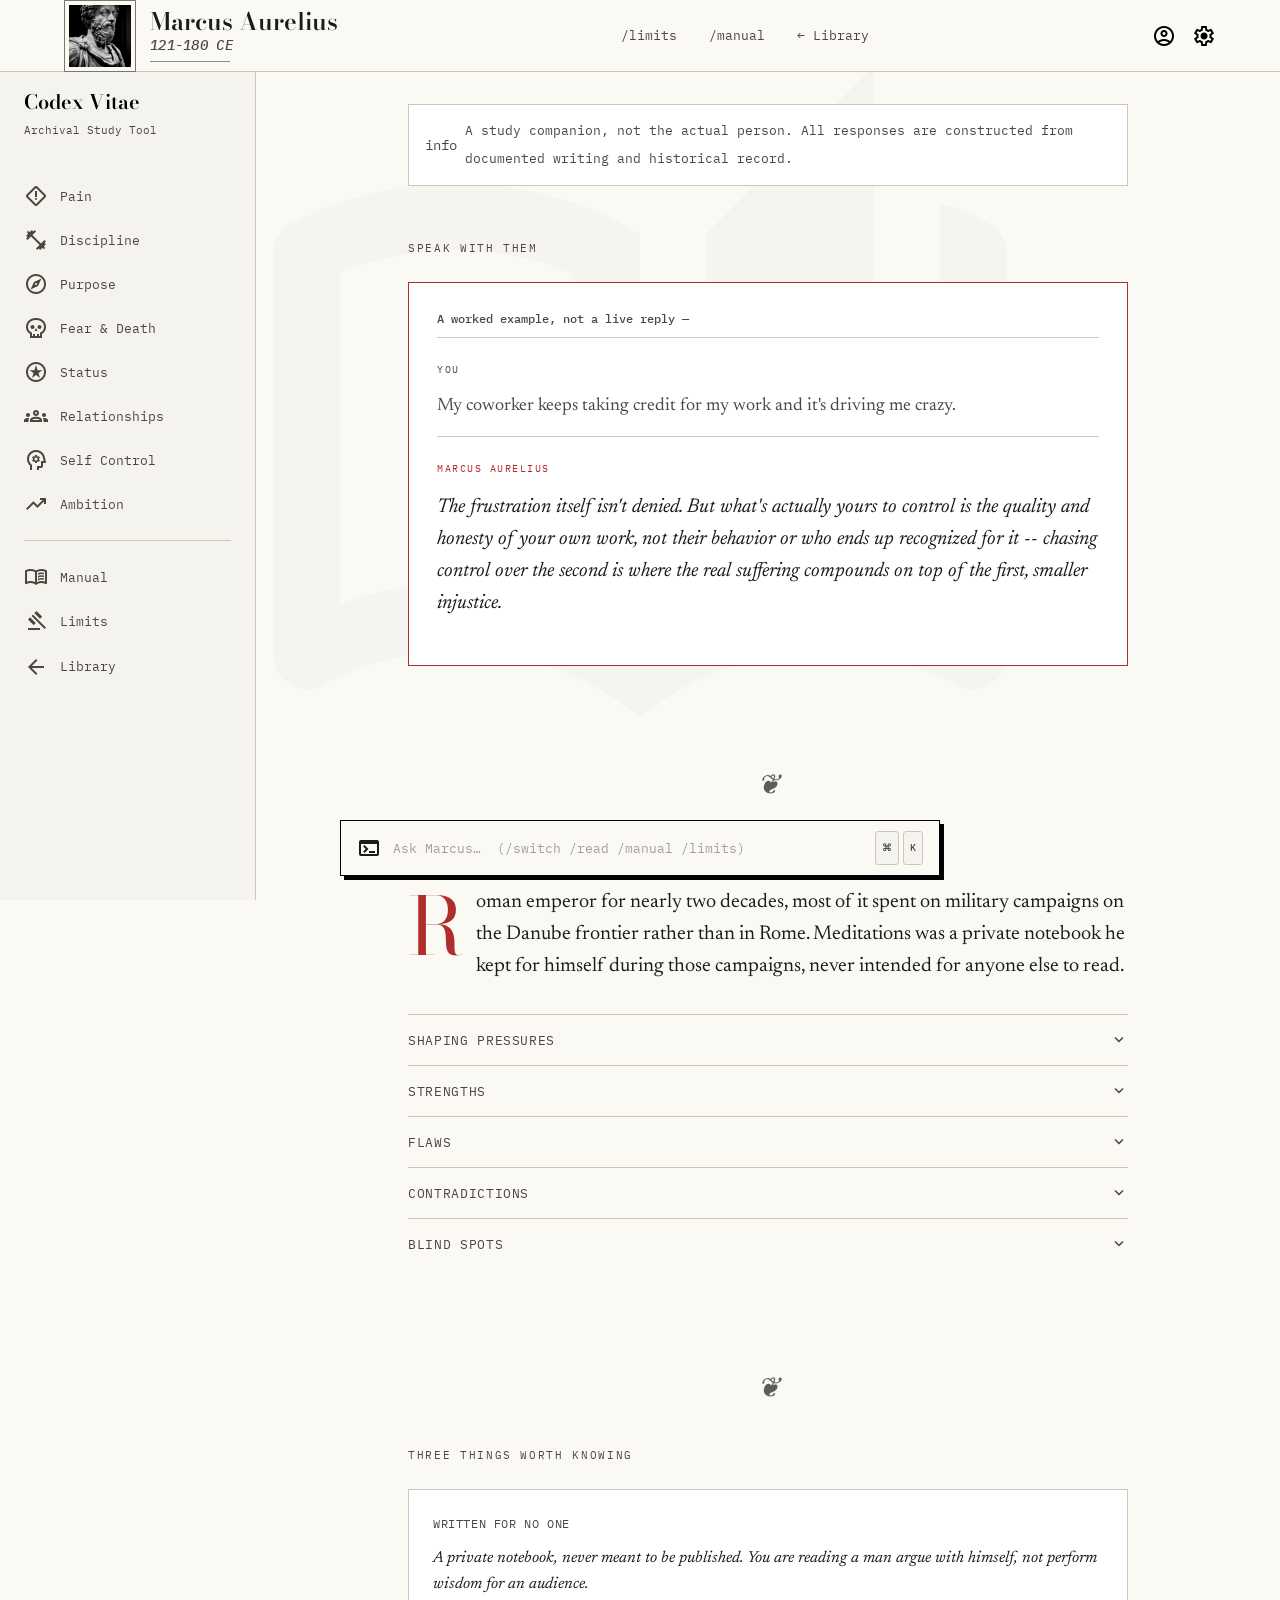
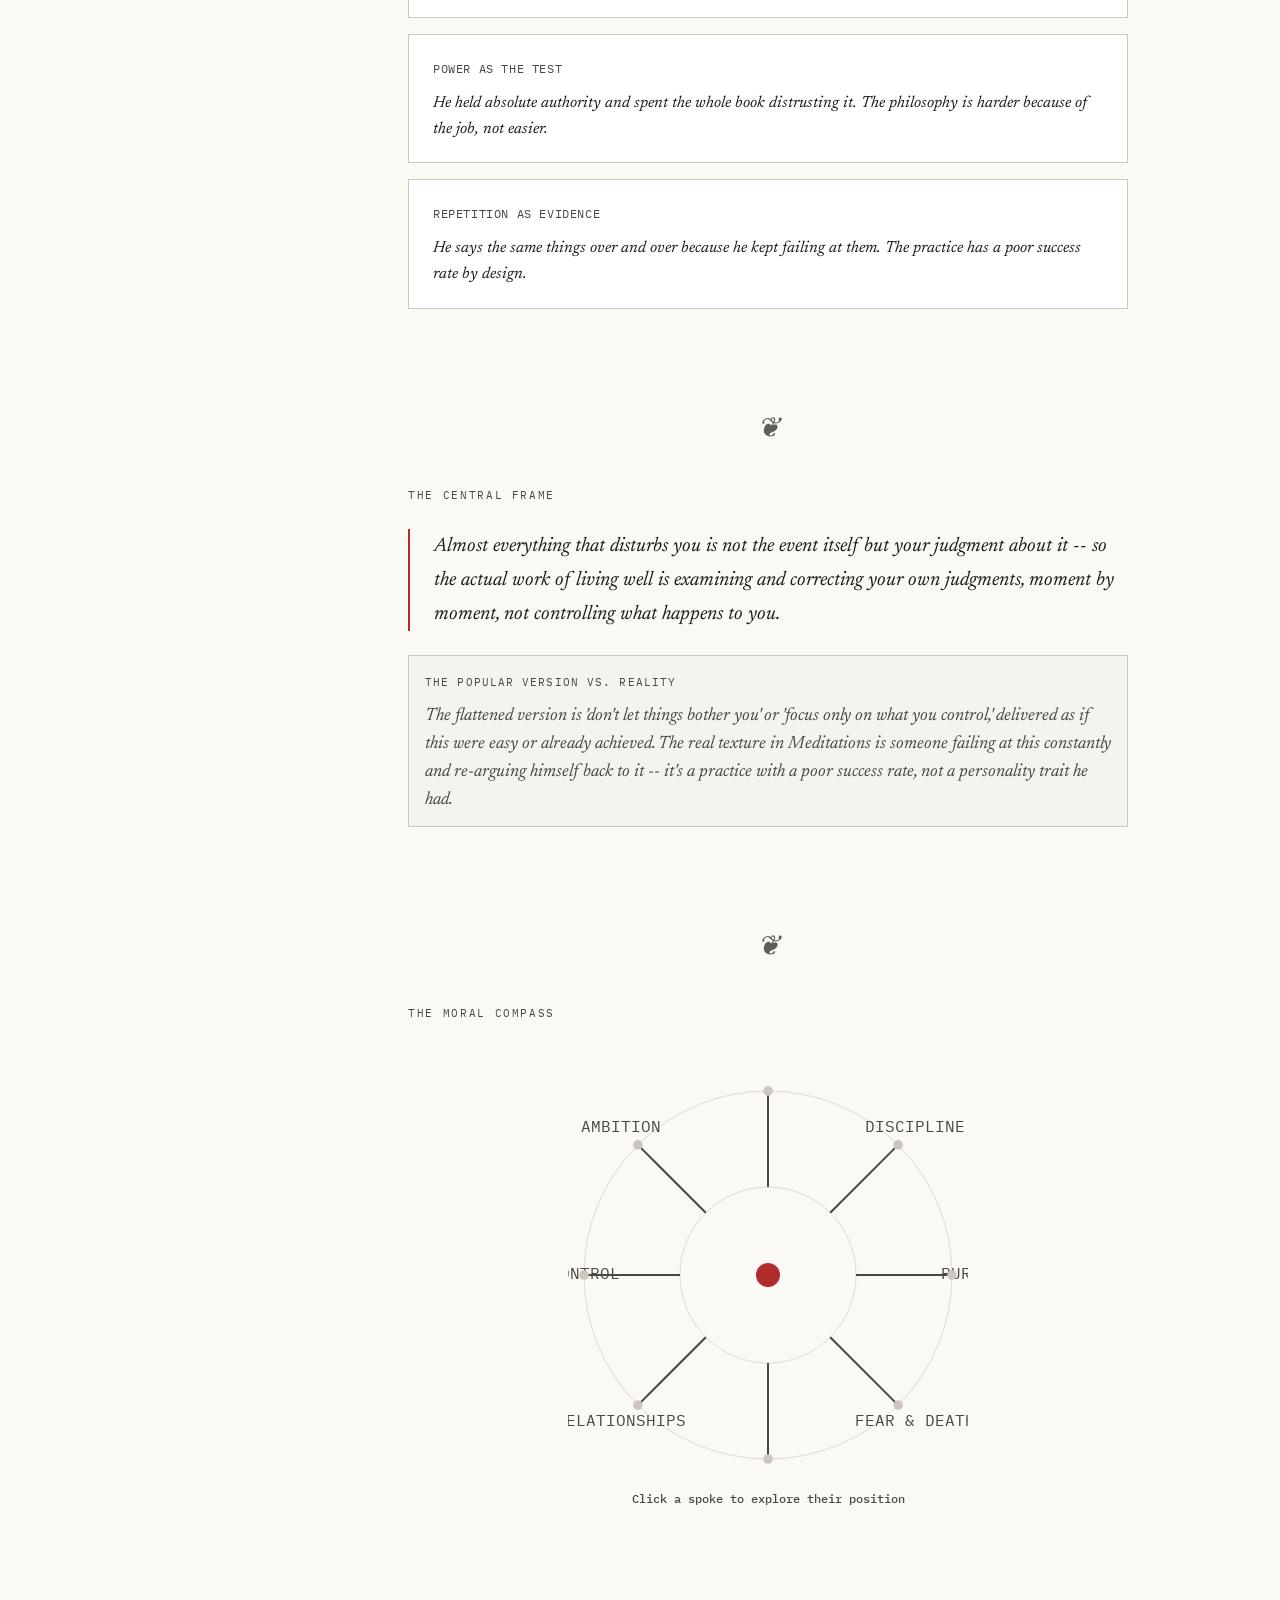
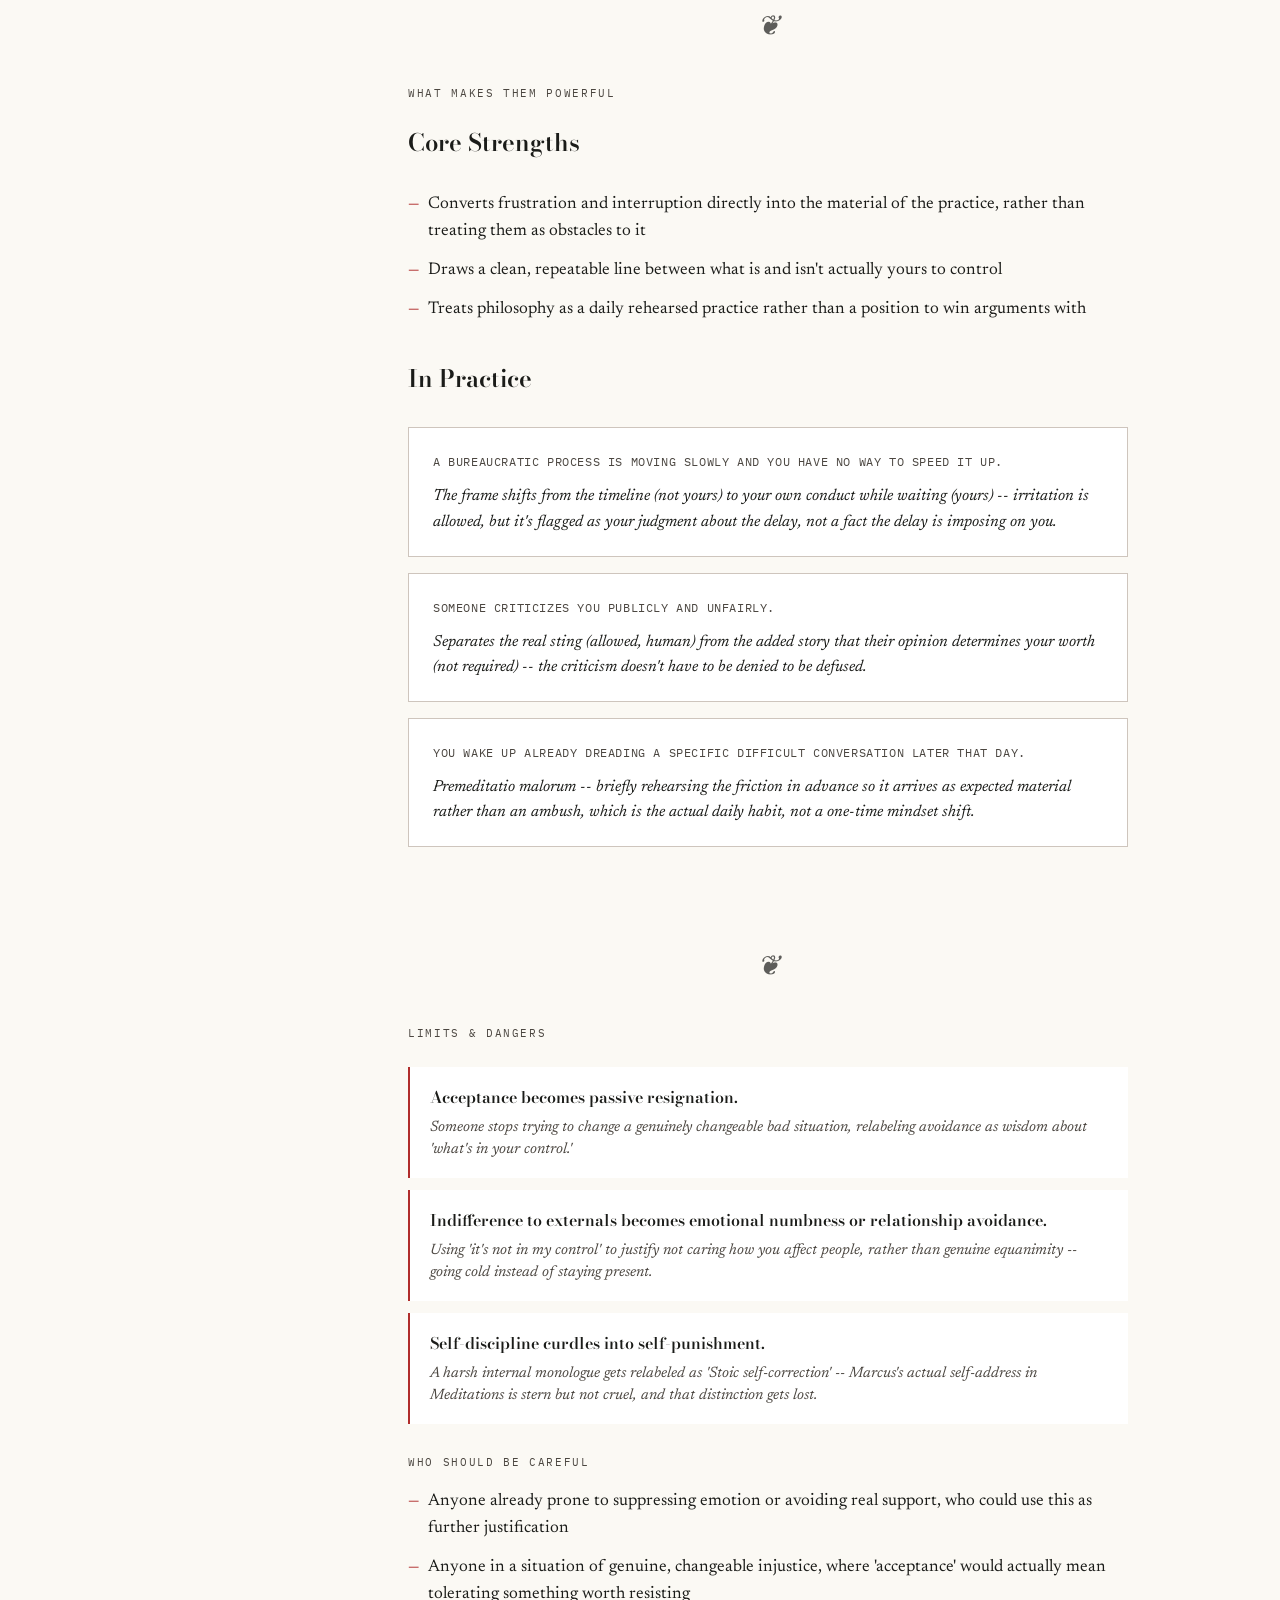
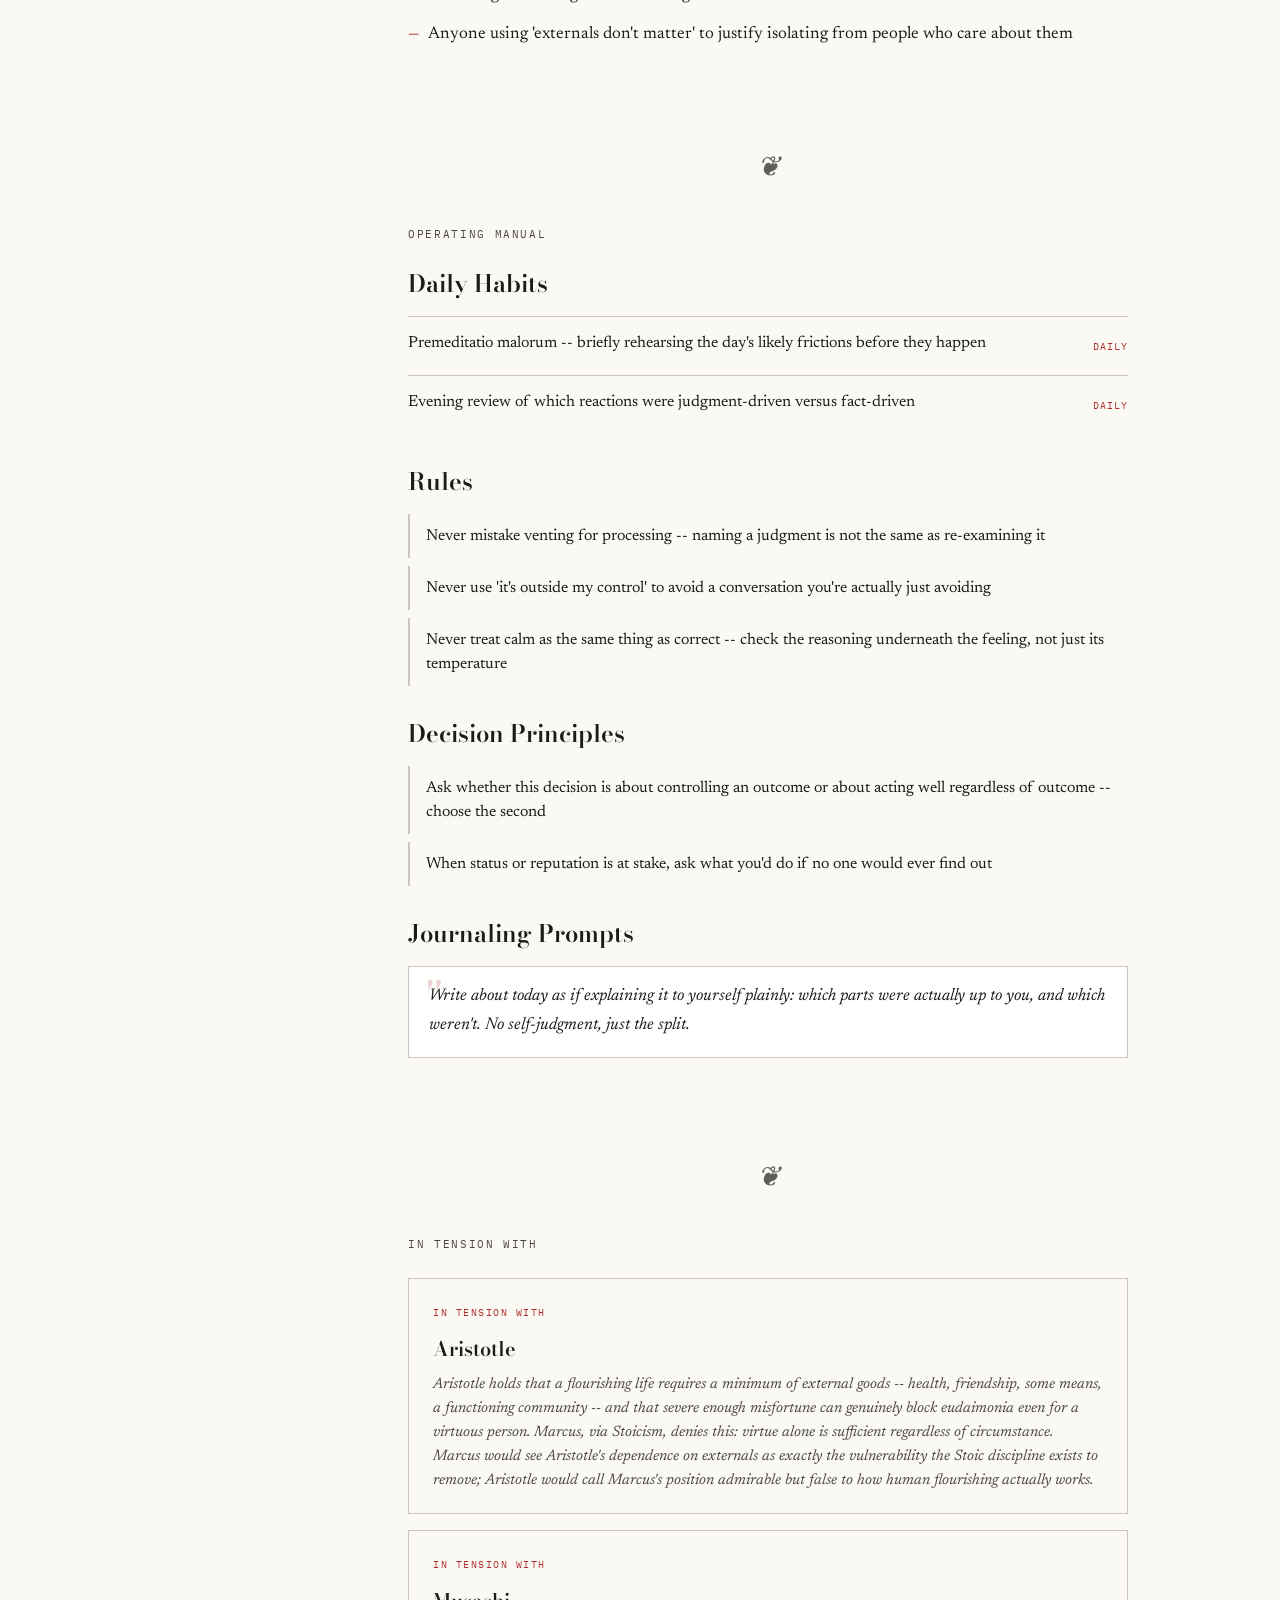
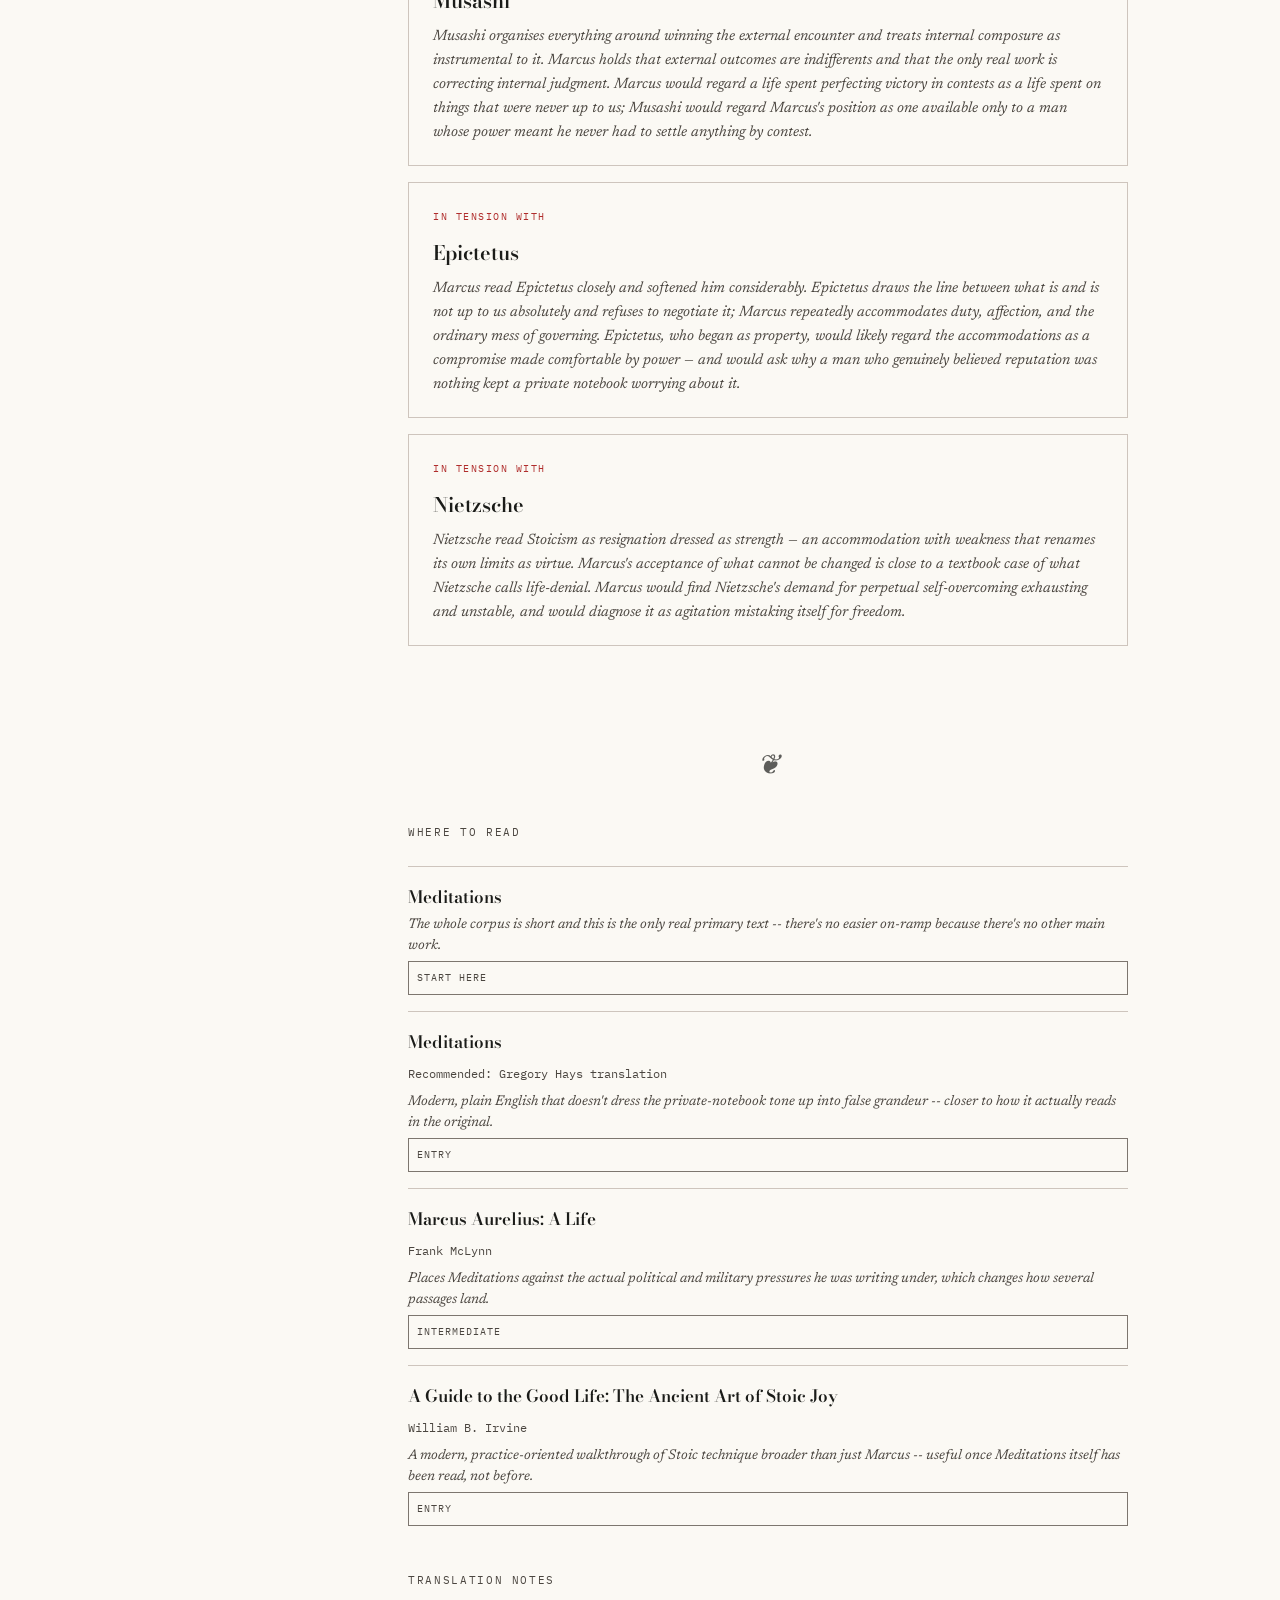
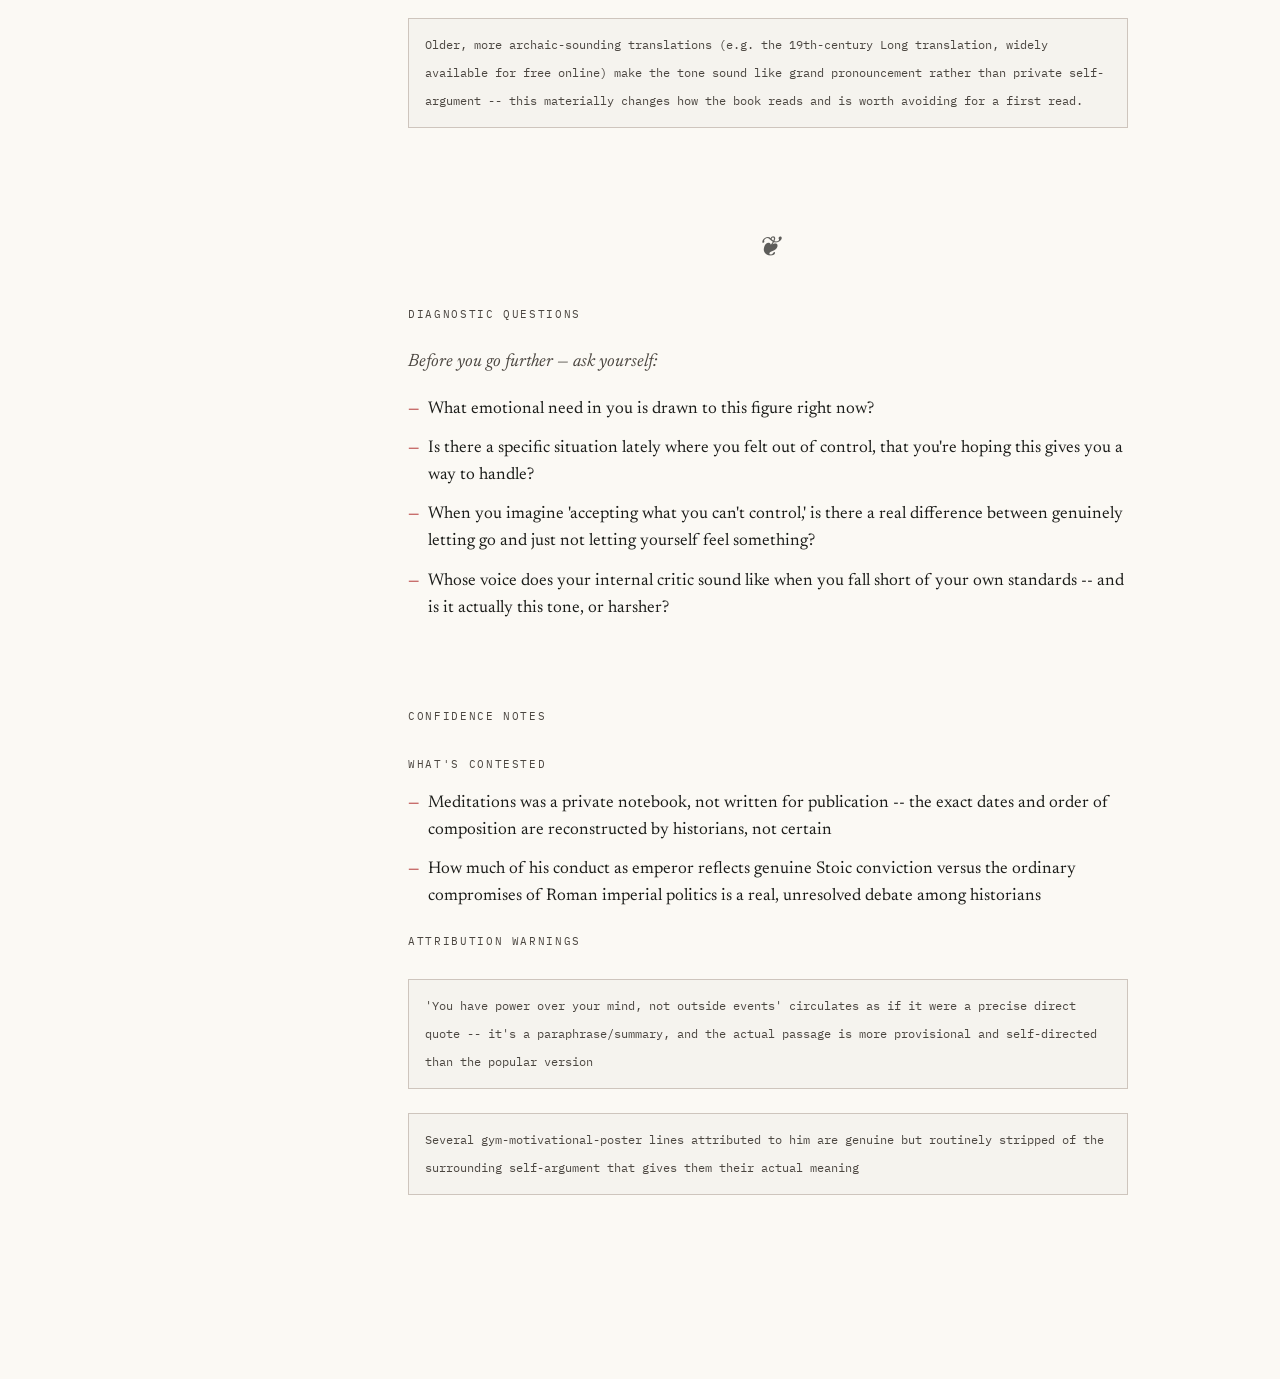
<file: figure.html>
﻿<!DOCTYPE html>
<html lang="en">
<head>
  <meta charset="UTF-8" />
  <meta name="viewport" content="width=device-width, initial-scale=1.0" />
  <title id="pageTitle">Codex Vitae | Study Session</title>
  <meta name="description" id="pageDesc" content="An archival study session with a thinker from the Codex Vitae." />
  <link rel="stylesheet" href="style.css" />
</head>
<body class="page-shell">

<div class="bg-motif" aria-hidden="true">
  <span class="material-symbols-outlined" id="bgMotifIcon">auto_stories</span>
</div>

<header class="top-bar">
  
  <div class="figure-header" style="margin-bottom:0;gap:14px;align-items:center;">
    <div class="figure-portrait-sm" id="headerPortrait">
      <div class="placeholder"><span class="material-symbols-outlined" style="font-size:32px;color:var(--outline-variant);">person</span></div>
    </div>
    <div>
      <h1 class="t-headline-md" id="headerName" style="font-family:var(--font-display);font-size:24px;line-height:1.1;">Loading…</h1>
      <p class="t-metadata-sm italic text-muted" id="headerLifespan"></p>
      <div class="verdigris-rule" style="margin-top:6px;"></div>
    </div>
  </div>

  <nav class="top-nav">
    <a href="#limits" class="nav-link">/limits</a>
    <a href="#manual" class="nav-link">/manual</a>
    <a href="index.html" class="nav-link">← Library</a>
  </nav>
  <div class="top-icons">
    <span class="material-symbols-outlined" title="Account">account_circle</span>
    <span class="material-symbols-outlined" title="Settings">settings</span>
  </div>
</header>

<aside class="sidebar" id="sidebar">
  <div class="sidebar-logo">
    <a href="index.html" style="text-decoration:none;">
      <span class="wordmark">Codex Vitae</span>
    </a>
    <span class="tagline">Archival Study Tool</span>
  </div>
  <nav class="sidebar-nav" id="positionNav">
    
  </nav>
  <hr class="sidebar-divider" />
  <nav class="sidebar-nav">
    <button class="sidebar-item" onclick="scrollToSection('manual')">
      <span class="material-symbols-outlined">menu_book</span> Manual
    </button>
    <button class="sidebar-item" onclick="scrollToSection('limits')">
      <span class="material-symbols-outlined">gavel</span> Limits
    </button>
    <a class="sidebar-item" href="index.html" style="text-decoration:none;">
      <span class="material-symbols-outlined">arrow_back</span> Library
    </a>
  </nav>
</aside>

<main class="main-canvas">
  <div class="prose-column" id="proseColumn">

    
    <div id="loadingState" style="text-align:center;padding:80px 0;">
      <span class="material-symbols-outlined" style="font-size:48px;color:var(--outline-variant);display:block;margin-bottom:16px;">hourglass_empty</span>
      <p class="t-metadata-sm text-muted">Opening the archive…</p>
    </div>

    
    <div id="errorState" class="hidden" style="text-align:center;padding:80px 0;">
      <span class="material-symbols-outlined" style="font-size:48px;color:var(--secondary);display:block;margin-bottom:16px;">error_outline</span>
      <p class="t-headline-sm">Figure not found</p>
      <p class="t-body-md text-muted" style="margin-top:8px;">This study session hasn't been written yet.</p>
      <a href="index.html" style="display:inline-block;margin-top:24px;font-family:var(--font-mono);font-size:13px;color:var(--secondary);border-bottom:1px solid var(--secondary);">← Return to the Library</a>
    </div>

    
    <div id="figureContent" class="hidden">

      
      <div class="disclaimer-chip">
        <span class="material-symbols-outlined" style="font-size:14px;color:var(--on-surface-variant);">info</span>
        <span>A study companion, not the actual person. All responses are constructed from documented writing and historical record.</span>
      </div>

      
      <section id="sect-chat" style="margin-bottom:64px;" class="fade-in">
        <p class="section-label">Speak With Them</p>

        <div id="chatUnavailable" class="hidden" style="padding:20px 24px;border:var(--rule-thin) solid var(--outline-variant);background:var(--surface-container-lowest);">
          <p class="t-body-md text-muted italic">No agent has been built for this figure yet — only the roster's feature summary exists so far. The study material below still applies where it's available.</p>
        </div>

        <div id="chatArea" class="chat-window">
          <div id="chatEmptyState" style="margin-bottom:20px;"></div>
          <div id="chatThread" class="chat-thread-scroll" style="display:flex;flex-direction:column;gap:22px;margin-bottom:8px;"></div>
          <p id="chatError" class="hidden attribution-note" style="border-color:var(--secondary);color:var(--secondary);"></p>
        </div>
      </section>

      <div class="section-divider"><span class="fleuron">❦</span></div>

      
      <section id="sect-who" style="margin-bottom:64px;" class="fade-in">
        <p class="section-label">Who They Really Were</p>
        <p class="t-body-lg drop-cap" id="ctxParagraph"></p>

        
        <div style="margin-top:32px;" id="whoAccordion"></div>
      </section>

      <div class="section-divider"><span class="fleuron">❦</span></div>

      
      <section id="sect-features" style="margin-bottom:64px;" class="fade-in">
        <p class="section-label">Three Things Worth Knowing</p>
        <div style="display:flex;flex-direction:column;gap:16px;" id="featureCards"></div>
      </section>

      <div class="section-divider"><span class="fleuron">❦</span></div>

      
      <section id="sect-beliefs" style="margin-bottom:64px;" class="fade-in">
        <p class="section-label">The Central Frame</p>
        <blockquote style="
          font-family:var(--font-body);font-style:italic;font-size:20px;
          line-height:1.7;color:var(--on-surface);
          border-left:2px solid var(--secondary);padding-left:24px;
          margin-bottom:24px;
        " id="centralFrame"></blockquote>
        <div class="attribution-note" id="internetVersion"></div>
      </section>

      <div class="section-divider"><span class="fleuron">❦</span></div>

      
      <section id="sect-compass" style="margin-bottom:64px;">
        <p class="section-label">The Moral Compass</p>
        <div class="compass-wrap">
          <div class="compass-container">
            <svg class="compass-svg" viewBox="0 0 100 100" id="compassSvg"></svg>
            
            <div class="compass-panel" id="compassPanel">
              <button class="compass-panel-close" id="compassClose" aria-label="Close panel">
                <span class="material-symbols-outlined">close</span>
              </button>
              <p class="compass-panel-title" id="panelTitle"></p>
              <div class="compass-panel-row">
                <span class="compass-panel-key">Stance</span>
                <p class="compass-panel-stance" id="panelStance"></p>
              </div>
              <div class="compass-panel-row">
                <span class="compass-panel-key">Nuance</span>
                <p class="compass-panel-nuance" id="panelNuance"></p>
              </div>
              <div class="compass-panel-row">
                <span class="compass-panel-key">Not This</span>
                <p class="strike-red" id="panelNotThis"></p>
              </div>
            </div>
          </div>
          <p class="t-label-xs text-muted" style="margin-top:16px;">Click a spoke to explore their position</p>
        </div>
      </section>

      <div class="section-divider"><span class="fleuron">❦</span></div>

      
      <section id="sect-applied" style="margin-bottom:64px;" class="fade-in">
        <p class="section-label">What Makes Them Powerful</p>
        <div style="display:flex;flex-direction:column;gap:16px;" id="appliedCards"></div>
      </section>

      <div class="section-divider"><span class="fleuron">❦</span></div>

      
      <section id="limits" style="margin-bottom:64px;" class="fade-in">
        <p class="section-label">Limits & Dangers</p>
        <div style="display:flex;flex-direction:column;gap:12px;" id="failureCards"></div>
        <div style="margin-top:24px;" id="carefulList"></div>
      </section>

      <div class="section-divider"><span class="fleuron">❦</span></div>

      
      <section id="manual" style="margin-bottom:64px;" class="fade-in">
        <p class="section-label">Operating Manual</p>

        
        <h3 class="t-headline-sm" style="margin-bottom:16px;">Daily Habits</h3>
        <div id="habitList" style="margin-bottom:32px;"></div>

        
        <h3 class="t-headline-sm" style="margin-bottom:16px;">Rules</h3>
        <div id="ruleList" style="display:flex;flex-direction:column;gap:8px;margin-bottom:32px;"></div>

        
        <h3 class="t-headline-sm" style="margin-bottom:16px;">Decision Principles</h3>
        <div id="principleList" style="display:flex;flex-direction:column;gap:8px;margin-bottom:32px;"></div>

        
        <h3 class="t-headline-sm" style="margin-bottom:16px;">Journaling Prompts</h3>
        <div id="promptList" style="display:flex;flex-direction:column;gap:12px;"></div>
      </section>

      <div class="section-divider"><span class="fleuron">❦</span></div>

      
      <section id="sect-tensions" style="margin-bottom:64px;" class="fade-in">
        <p class="section-label">In Tension With</p>
        <div id="tensionCards" style="display:flex;flex-direction:column;gap:16px;"></div>
      </section>

      <div class="section-divider"><span class="fleuron">❦</span></div>

      
      <section id="sect-sources" style="margin-bottom:64px;" class="fade-in">
        <p class="section-label">Where to Read</p>
        <div id="sourceList"></div>
        <div id="translationWarnings" style="margin-top:24px;"></div>
      </section>

      <div class="section-divider"><span class="fleuron">❦</span></div>

      
      <section id="sect-diagnostic" style="margin-bottom:80px;" class="fade-in">
        <p class="section-label">Diagnostic Questions</p>
        <p class="t-body-md text-muted italic" style="margin-bottom:20px;">Before you go further — ask yourself:</p>
        <ul class="insight-list" id="diagnosticList"></ul>
      </section>

      
      <section id="sect-confidence" style="margin-bottom:64px;" class="fade-in">
        <p class="section-label">Confidence Notes</p>
        <div id="confidenceContested" style="margin-bottom:16px;"></div>
        <div id="attributionWarnings"></div>
      </section>

    </div>
  </div>
</main>

<footer class="cmd-footer">
  <div class="cmd-palette" id="cmdPalette">
    <span class="material-symbols-outlined">terminal</span>
    <input id="cmdInput" type="text" placeholder="Ask…  (/switch /read /manual /limits)" aria-label="Command palette" />
    <div class="cmd-kbd">
      <span class="kbd">⌘</span><span class="kbd">K</span>
    </div>
  </div>
  <nav class="bottom-nav" aria-label="Mobile navigation">
    <a href="index.html" class="bottom-nav-item">
      <span class="material-symbols-outlined">swap_horiz</span>
      <span class="t-label-xs">Switch</span>
    </a>
    <button class="bottom-nav-item active">
      <span class="material-symbols-outlined" style="font-variation-settings:'FILL' 1;">book_5</span>
      <span class="t-label-xs">Read</span>
    </button>
    <button class="bottom-nav-item" onclick="scrollToSection('sect-compass')">
      <span class="material-symbols-outlined">explore</span>
      <span class="t-label-xs">Compass</span>
    </button>
    <button class="bottom-nav-item" onclick="scrollToSection('manual')">
      <span class="material-symbols-outlined">edit_note</span>
      <span class="t-label-xs">Manual</span>
    </button>
    <button class="bottom-nav-item" onclick="scrollToSection('limits')">
      <span class="material-symbols-outlined">gavel</span>
      <span class="t-label-xs">Limits</span>
    </button>
  </nav>
</footer>

<script type="module">
import { loadFigure, loadFeature, getImagePath, recordVisit, FIGURE_SLUGS } from './data.js';

// API_BASE: no env/build system in this plain HTML frontend, so this is a
// hardcoded local dev default -- change it if the FastAPI backend isn't
// running on localhost:8000. See core/config.py's CORS note if requests
// fail with a CORS error rather than a connection error.
const IS_LOCAL = ['localhost', '127.0.0.1', ''].includes(location.hostname);
// Deployed: the API is served from the same site (see vercel.json), so the base is empty.
const API_BASE = IS_LOCAL ? 'http://127.0.0.1:8000' : '';
// Literal IPv4, not 'localhost' -- Windows browsers frequently resolve
// "localhost" to the IPv6 loopback (::1) first, but uvicorn's default bind
// is IPv4-only (127.0.0.1). PowerShell's Invoke-RestMethod tends to fall
// back to IPv4 more readily than a browser fetch does, which is why direct
// PowerShell testing worked while the actual page couldn't connect. Being
// explicit here sidesteps the resolution ambiguity entirely.

// ── Utilities ──────────────────────────────────────────────────────────────
function scrollToSection(id) {
  const el = document.getElementById(id);
  if (el) el.scrollIntoView({ behavior: 'smooth', block: 'start' });
}
window.scrollToSection = scrollToSection;

function esc(str) {
  return String(str || '').replace(/&/g,'&amp;').replace(/</g,'&lt;').replace(/>/g,'&gt;');
}

const POSITION_ICONS = {
  pain:           { label:'Pain',          icon:'emergency_home' },
  discipline:     { label:'Discipline',    icon:'fitness_center' },
  purpose:        { label:'Purpose',       icon:'explore' },
  fear_and_death: { label:'Fear & Death',  icon:'skull' },
  status:         { label:'Status',        icon:'stars' },
  relationships:  { label:'Relationships', icon:'groups' },
  self_control:   { label:'Self Control',  icon:'psychology' },
  ambition:       { label:'Ambition',      icon:'trending_up' },
};

function positionLabel(key) {
  const p = POSITION_ICONS[key];
  if (p) return p.label;
  return key.replace(/_/g,' ').replace(/\b\w/g,c=>c.toUpperCase());
}
function positionIcon(key) {
  return (POSITION_ICONS[key] || {}).icon || 'radio_button_unchecked';
}

// ── Chat: state ────────────────────────────────────────────────────────────
let currentSlug = null;
let chatHistory = [];   // [{role:'user'|'assistant', content:string}, ...]
let chatBusy = false;

// ── Chat: rendering ────────────────────────────────────────────────────────
function appendChatMessage(role, name, content) {
  const thread = document.getElementById('chatThread');
  const wrap = document.createElement('div');
  wrap.className = 'chat-message';
  const label = role === 'user'
    ? `<span class="seeker-label">You</span>`
    : role === 'system'
      ? `<span class="system-label">Codex Vitae</span>`
      : `<span class="speaker-label">${esc(name)}</span>`;
  const bodyClass = role === 'user'
    ? 't-body-md'
    : 't-body-lg';
  // 'system' (guardrail-tripped) messages get full-strength ink, same as the
  // philosopher's replies -- this is a safety message, it should never read
  // as visually de-prioritized. Only the LABEL marks it as not-the-persona.
  const bodyStyle = role === 'user'
    ? 'color:var(--on-surface-variant);'
    : 'font-style:normal;';
  wrap.innerHTML = `${label}<p class="${bodyClass}" style="${bodyStyle}white-space:pre-wrap;"></p>`;
  wrap.querySelector('p').textContent = content;
  thread.appendChild(wrap);
  wrap.scrollIntoView({ behavior: 'smooth', block: 'end' });
  return wrap.querySelector('p');
}

function renderChatEmptyState(data) {
  const el = document.getElementById('chatEmptyState');
  const reframe = data?.voice?.example_reframe;
  if (!reframe) { el.innerHTML = ''; return; }
  el.innerHTML = `
    <p class="t-label-xs text-muted" style="margin-bottom:10px;">A worked example, not a live reply —</p>
    <div class="chat-message" style="margin-bottom:16px;">
      <span class="seeker-label">You</span>
      <p class="t-body-md" style="color:var(--on-surface-variant);">${esc(reframe.user_says)}</p>
    </div>
    <div class="chat-message">
      <span class="speaker-label">${esc(data.name)}</span>
      <p class="t-body-lg" style="font-style:italic;">${esc(reframe.figure_frame)}</p>
    </div>
  `;
}

function setChatError(message) {
  const el = document.getElementById('chatError');
  if (!message) { el.classList.add('hidden'); el.textContent = ''; return; }
  el.textContent = message;
  el.classList.remove('hidden');
}

// ── Chat: send + stream ────────────────────────────────────────────────────
async function sendChatMessage(figureName, text) {
  if (chatBusy || !text.trim()) return;
  chatBusy = true;
  setChatError(null);

  document.getElementById('chatEmptyState').innerHTML = '';
  appendChatMessage('user', null, text);

  // replyEl is NOT created yet. This was the bug: creating it here, always
  // labeled with figureName, meant the label was decided before we'd even
  // seen the response that determines whether that label is correct. The
  // backend's first SSE event is always {"guardrail_tripped": bool} with no
  // "chunk" key -- that's read below, BEFORE the message element exists, so
  // the label (philosopher name vs. neutral "Codex Vitae") is only ever
  // created once, correctly, the first time.
  let replyEl = null;
  let fullReply = '';

  try {
    const res = await fetch(`${API_BASE}/chat`, {
      method: 'POST',
      headers: { 'Content-Type': 'application/json' },
      body: JSON.stringify({ slug: currentSlug, message: text, history: chatHistory }),
    });

    if (!res.ok) {
      const body = await res.json().catch(() => ({}));
      throw new Error(body.detail || `Request failed (${res.status})`);
    }

    const reader = res.body.getReader();
    const decoder = new TextDecoder();
    let buffer = '';
    let firstEventSeen = false;

    while (true) {
      const { done, value } = await reader.read();
      if (done) break;
      buffer += decoder.decode(value, { stream: true });
      const parts = buffer.split('\n\n');
      buffer = parts.pop();
      for (const part of parts) {
        if (!part.startsWith('data: ')) continue;
        const payload = part.slice(6);
        if (payload === '[DONE]') continue;
        const event = JSON.parse(payload);

        if (!firstEventSeen) {
          firstEventSeen = true;
          replyEl = event.guardrail_tripped
            ? appendChatMessage('system', null, '')
            : appendChatMessage('assistant', figureName, '');
        }

        if ('chunk' in event) {
          fullReply += event.chunk;
          replyEl.textContent = fullReply;
        }
      }
    }

    chatHistory.push({ role: 'user', content: text });
    chatHistory.push({ role: 'assistant', content: fullReply });
  } catch (err) {
    setChatError(
      err.message?.includes('fetch')
        ? `Couldn't reach the backend at ${API_BASE} — is it running?`
        : err.message || 'Something went wrong.'
    );
    // replyEl can genuinely be null now -- if the fetch itself fails (server
    // unreachable), the loop never runs and no message element was ever
    // created to clean up.
    if (replyEl && !fullReply) replyEl.closest('.chat-message').remove();
  } finally {
    chatBusy = false;
  }
}

// ── Accordion builder ──────────────────────────────────────────────────────
function buildAccordion(container, items) {
  // items: [{label, content: string | string[]}]
  items.forEach(({ label, content }) => {
    if (!content || (Array.isArray(content) && content.length === 0)) return;
    const wrapper = document.createElement('div');
    wrapper.className = 'accordion-item';

    const trigger = document.createElement('button');
    trigger.className = 'accordion-trigger';
    trigger.innerHTML = `${esc(label)}<span class="material-symbols-outlined chevron">expand_more</span>`;

    const body = document.createElement('div');
    body.className = 'accordion-body';
    const inner = document.createElement('div');
    inner.className = 'accordion-inner';

    if (Array.isArray(content)) {
      const ul = document.createElement('ul');
      ul.className = 'insight-list';
      content.forEach(item => {
        const li = document.createElement('li');
        li.className = 'insight-item';
        li.textContent = item;
        ul.appendChild(li);
      });
      inner.appendChild(ul);
    } else {
      const p = document.createElement('p');
      p.className = 't-body-md';
      p.style.fontStyle = 'italic';
      p.textContent = content;
      inner.appendChild(p);
    }
    body.appendChild(inner);
    wrapper.appendChild(trigger);
    wrapper.appendChild(body);
    container.appendChild(wrapper);

    trigger.addEventListener('click', () => {
      const isOpen = body.classList.contains('open');
      // close siblings
      container.querySelectorAll('.accordion-body.open').forEach(b => b.classList.remove('open'));
      container.querySelectorAll('.accordion-trigger.open').forEach(t => t.classList.remove('open'));
      if (!isOpen) {
        body.classList.add('open');
        trigger.classList.add('open');
      }
    });
  });
}

// ── Compass builder ────────────────────────────────────────────────────────
function buildCompass(positions) {
  const svg = document.getElementById('compassSvg');
  const keys = Object.keys(positions);
  const n = keys.length;
  const cx = 50, cy = 50, outerR = 46, innerR = 22;

  // Background circles
  svg.innerHTML = `
    <circle cx="${cx}" cy="${cy}" r="${outerR}" fill="none" stroke="var(--outline-variant)" stroke-width="0.15"/>
    <circle cx="${cx}" cy="${cy}" r="${innerR}" fill="none" stroke="var(--outline-variant)" stroke-width="0.15"/>
  `;

  keys.forEach((key, i) => {
    const angle = (i / n) * 2 * Math.PI - Math.PI / 2;
    const x1 = cx + innerR * Math.cos(angle);
    const y1 = cy + innerR * Math.sin(angle);
    const x2 = cx + outerR * Math.cos(angle);
    const y2 = cy + outerR * Math.sin(angle);

    // Spoke
    const line = document.createElementNS('http://www.w3.org/2000/svg', 'line');
    line.setAttribute('x1', x1); line.setAttribute('y1', y1);
    line.setAttribute('x2', x2); line.setAttribute('y2', y2);
    line.setAttribute('class', 'compass-line');
    svg.appendChild(line);

    // Label (positioned just beyond outer ring)
    const labelR = outerR + 6;
    const lx = cx + labelR * Math.cos(angle);
    const ly = cy + labelR * Math.sin(angle);

    const text = document.createElementNS('http://www.w3.org/2000/svg', 'text');
    text.setAttribute('x', lx); text.setAttribute('y', ly);
    text.setAttribute('text-anchor', 'middle');
    text.setAttribute('dominant-baseline', 'middle');
    text.setAttribute('class', 'compass-label');
    text.setAttribute('font-size', '3.8');
    text.textContent = positionLabel(key).toUpperCase();
    text.dataset.key = key;
    text.addEventListener('click', () => openCompassPanel(key, positions[key]));
    svg.appendChild(text);

    // Dot on outer ring
    const dot = document.createElementNS('http://www.w3.org/2000/svg', 'circle');
    dot.setAttribute('cx', cx + outerR * Math.cos(angle));
    dot.setAttribute('cy', cy + outerR * Math.sin(angle));
    dot.setAttribute('r', '1.2');
    dot.setAttribute('fill', 'var(--outline-variant)');
    dot.style.cursor = 'pointer';
    dot.addEventListener('click', () => openCompassPanel(key, positions[key]));
    svg.appendChild(dot);
  });

  // Center dot
  const center = document.createElementNS('http://www.w3.org/2000/svg', 'circle');
  center.setAttribute('cx', cx); center.setAttribute('cy', cy);
  center.setAttribute('r', '3');
  center.setAttribute('class', 'compass-center');
  svg.appendChild(center);
}

function openCompassPanel(key, pos) {
  document.getElementById('panelTitle').textContent = positionLabel(key);
  document.getElementById('panelStance').textContent  = pos.stance  || '—';
  document.getElementById('panelNuance').textContent  = pos.nuance  || '';
  document.getElementById('panelNotThis').textContent = pos.not_this || '';
  document.getElementById('compassPanel').classList.add('visible');
}

document.getElementById('compassClose').addEventListener('click', () => {
  document.getElementById('compassPanel').classList.remove('visible');
});

// ── Build sidebar nav from positions ──────────────────────────────────────
function buildPositionNav(positions) {
  const nav = document.getElementById('positionNav');
  nav.innerHTML = '';
  Object.keys(positions).forEach(key => {
    const btn = document.createElement('button');
    btn.className = 'sidebar-item';
    btn.innerHTML = `<span class="material-symbols-outlined">${positionIcon(key)}</span>${positionLabel(key)}`;
    btn.addEventListener('click', () => {
      openCompassPanel(key, positions[key]);
      scrollToSection('sect-compass');
    });
    nav.appendChild(btn);
  });
}

// ── Command palette ────────────────────────────────────────────────────────
document.addEventListener('keydown', e => {
  if ((e.metaKey || e.ctrlKey) && e.key === 'k') {
    e.preventDefault();
    document.getElementById('cmdInput').focus();
  }
});

// cmdInput doubles as the chat box: Enter sends to the active figure's agent.
// Slash commands (/switch, /read, /manual, /limits) aren't wired yet --
// anything starting with '/' is currently ignored rather than half-handled.
document.getElementById('cmdInput').addEventListener('keydown', e => {
  if (e.key !== 'Enter') return;
  const input = e.target;
  const text = input.value.trim();
  if (!text || text.startsWith('/')) return;
  if (!currentSlug || !FIGURE_SLUGS.includes(currentSlug)) return;

  const figureName = document.getElementById('headerName').textContent;
  input.value = '';
  sendChatMessage(figureName, text);
});

// ── Scroll fade observer ───────────────────────────────────────────────────
const fadeObserver = new IntersectionObserver(entries => {
  entries.forEach(entry => {
    if (entry.isIntersecting) {
      entry.target.classList.add('visible');
      fadeObserver.unobserve(entry.target);
    }
  });
}, { threshold: 0.05 });

// ── Main init ──────────────────────────────────────────────────────────────
async function init() {
  const params = new URLSearchParams(location.search);
  const slug = params.get('slug') || 'marcus-aurelius';
  currentSlug = slug;

  // Check if a full figure exists; if not load feature only
  let figure = null;
  let feature = null;

  try {
    figure = await loadFigure(slug);
  } catch (_) { /* no detail file */ }

  try {
    feature = await loadFeature(slug);
  } catch (_) { /* no feature file */ }

  if (!figure && !feature) {
    document.getElementById('loadingState').classList.add('hidden');
    document.getElementById('errorState').classList.remove('hidden');
    return;
  }

  const data = figure || {};
  const name = data.name || feature?.name || slug;
  const lifespan = data.lifespan || '';
  const imgPath = getImagePath(slug);

  recordVisit(slug);

  // ── Update head ──
  document.getElementById('pageTitle').textContent = `Codex Vitae | ${name}`;
  document.getElementById('pageDesc').setAttribute('content',
    data.one_line || `Study session: ${name}`);

  // ── Update top bar header ──
  document.getElementById('headerName').textContent = name;
  document.getElementById('headerLifespan').textContent = lifespan;

  // ── Chat: gate on whether this figure actually has an agent ──
  const hasAgent = FIGURE_SLUGS.includes(slug);
  document.getElementById('chatUnavailable').classList.toggle('hidden', hasAgent);
  document.getElementById('chatArea').classList.toggle('hidden', !hasAgent);
  if (hasAgent) {
    renderChatEmptyState(data);
    document.getElementById('cmdInput').setAttribute('placeholder', `Ask ${name.split(' ')[0]}…  (/switch /read /manual /limits)`);
  } else {
    document.getElementById('cmdInput').setAttribute('placeholder', `No agent yet for ${name} — /switch to another figure`);
  }

  // Portrait — falls back to the placeholder if the file is missing or fails to decode,
  // so a wrong path in IMAGE_MAP degrades to initials rather than a broken-image icon.
  const headerPortrait = document.getElementById('headerPortrait');
  if (imgPath) {
    const img = new Image();
    img.alt = `Portrait of ${name}`;
    img.onload = () => { headerPortrait.innerHTML = ''; headerPortrait.appendChild(img); };
    img.onerror = () => { /* leave the existing placeholder in place */ };
    img.src = imgPath;
  }

  // ── Show content ──
  document.getElementById('loadingState').classList.add('hidden');
  document.getElementById('figureContent').classList.remove('hidden');

  // ── Who they really were ──
  if (data.who_they_really_were) {
    const w = data.who_they_really_were;
    const ctx = document.getElementById('ctxParagraph');
    ctx.textContent = w.context || '';

    const accord = document.getElementById('whoAccordion');
    buildAccordion(accord, [
      { label: 'Shaping Pressures', content: w.shaping_pressures },
      { label: 'Strengths',          content: w.strengths },
      { label: 'Flaws',              content: w.flaws },
      { label: 'Contradictions',     content: w.contradictions },
      { label: 'Blind Spots',        content: w.blind_spots },
    ]);
  } else if (feature) {
    // Show feature cards as the lead content if no full figure
    document.getElementById('ctxParagraph').textContent = feature.features?.[0]?.detail || '';
  }

  // ── Feature cards ──
  const featureSrc = feature || data;
  if (featureSrc.features?.length) {
    const fc = document.getElementById('featureCards');
    featureSrc.features.forEach(feat => {
      const card = document.createElement('div');
      card.className = 'example-card';
      card.innerHTML = `
        <p class="example-situation">${esc(feat.label)}</p>
        <p class="example-response">${esc(feat.detail)}</p>
      `;
      fc.appendChild(card);
    });
  } else {
    document.getElementById('sect-features').style.display = 'none';
  }

  // ── Core beliefs ──
  if (data.core_beliefs) {
    const cb = data.core_beliefs;
    document.getElementById('centralFrame').textContent = cb.central_frame || '';
    const iv = document.getElementById('internetVersion');
    if (cb.internet_version) {
      iv.innerHTML = `<span style="font-family:var(--font-mono);font-size:11px;text-transform:uppercase;letter-spacing:0.1em;color:var(--on-surface-variant);display:block;margin-bottom:6px;">The Popular Version vs. Reality</span><p class="t-body-md italic">${esc(cb.internet_version)}</p>`;
    }

    if (cb.positions) {
      buildCompass(cb.positions);
      buildPositionNav(cb.positions);
    }
  } else {
    document.getElementById('sect-beliefs').style.display = 'none';
    document.getElementById('sect-compass').style.display = 'none';
  }

  // ── Applied examples ──
  const applied = data.what_makes_them_powerful;
  if (applied) {
    const ac = document.getElementById('appliedCards');
    if (applied.core_strengths?.length) {
      const hdr = document.createElement('h3');
      hdr.className = 't-headline-sm';
      hdr.style.marginBottom = '16px';
      hdr.textContent = 'Core Strengths';
      ac.appendChild(hdr);
      const ul = document.createElement('ul');
      ul.className = 'insight-list';
      ul.style.marginBottom = '24px';
      applied.core_strengths.forEach(s => {
        const li = document.createElement('li');
        li.className = 'insight-item';
        li.textContent = s;
        ul.appendChild(li);
      });
      ac.appendChild(ul);
    }
    if (applied.applied_examples?.length) {
      const hdr2 = document.createElement('h3');
      hdr2.className = 't-headline-sm';
      hdr2.style.marginBottom = '16px';
      hdr2.textContent = 'In Practice';
      ac.appendChild(hdr2);
      applied.applied_examples.forEach(ex => {
        const card = document.createElement('div');
        card.className = 'example-card';
        card.innerHTML = `
          <p class="example-situation">${esc(ex.situation)}</p>
          <p class="example-response">${esc(ex.how_it_lands)}</p>
        `;
        ac.appendChild(card);
      });
    }
  } else {
    document.getElementById('sect-applied').style.display = 'none';
  }

  // ── Limits & dangers ──
  const limits = data.limits_and_dangers;
  if (limits) {
    if (limits.failure_modes?.length) {
      const fc = document.getElementById('failureCards');
      limits.failure_modes.forEach(fm => {
        const card = document.createElement('div');
        card.className = 'failure-card';
        card.innerHTML = `
          <p class="failure-distortion">${esc(fm.distortion)}</p>
          <p class="failure-looks-like">${esc(fm.looks_like)}</p>
        `;
        fc.appendChild(card);
      });
    }
    if (limits.who_should_be_careful?.length) {
      const cl = document.getElementById('carefulList');
      cl.innerHTML = `<p class="section-label" style="margin-bottom:12px;">Who Should Be Careful</p>`;
      const ul = document.createElement('ul');
      ul.className = 'insight-list';
      limits.who_should_be_careful.forEach(w => {
        const li = document.createElement('li');
        li.className = 'insight-item';
        li.textContent = w;
        ul.appendChild(li);
      });
      cl.appendChild(ul);
    }
  } else {
    document.getElementById('limits').style.display = 'none';
  }

  // ── Operating manual ──
  const om = data.operating_manual;
  if (om) {
    // Habits
    if (om.habits?.length) {
      const hl = document.getElementById('habitList');
      om.habits.forEach(h => {
        const item = document.createElement('div');
        item.className = 'habit-item';
        item.innerHTML = `
          <p class="habit-text">${esc(h.habit)}</p>
          <span class="habit-cadence">${esc(h.cadence)}</span>
        `;
        hl.appendChild(item);
      });
    }
    // Rules
    if (om.rules?.length) {
      const rl = document.getElementById('ruleList');
      om.rules.forEach(r => {
        const item = document.createElement('div');
        item.className = 'rule-item t-body-md';
        item.textContent = r;
        rl.appendChild(item);
      });
    }
    // Decision principles
    if (om.decision_principles?.length) {
      const pl = document.getElementById('principleList');
      om.decision_principles.forEach(p => {
        const item = document.createElement('div');
        item.className = 'rule-item t-body-md';
        item.textContent = p;
        pl.appendChild(item);
      });
    }
    // Journaling prompts
    if (om.journaling_prompts?.length) {
      const jl = document.getElementById('promptList');
      om.journaling_prompts.forEach(prompt => {
        const item = document.createElement('div');
        item.className = 'prompt-item t-body-md';
        item.textContent = prompt;
        jl.appendChild(item);
      });
    }
  } else {
    document.getElementById('manual').style.display = 'none';
  }

  // ── Tensions with ──
  if (data.tensions_with?.length) {
    const tc = document.getElementById('tensionCards');
    data.tensions_with.forEach(t => {
      const card = document.createElement('a');
      card.className = 'tension-card';
      card.href = `figure.html?slug=${t.slug}`;
      card.innerHTML = `
        <p class="tension-vs">In tension with</p>
        <p class="tension-name">${esc(t.slug.replace(/-/g,' ').replace(/\b\w/g,c=>c.toUpperCase()))}</p>
        <p class="tension-text">${esc(t.disagreement)}</p>
      `;
      tc.appendChild(card);
    });
  } else {
    document.getElementById('sect-tensions').style.display = 'none';
  }

  // ── Sources ──
  const sources = data.sources;
  if (sources) {
    const sl = document.getElementById('sourceList');

    function addSource(src, badge) {
      const item = document.createElement('div');
      item.className = 'source-item';
      item.innerHTML = `
        <p class="source-title">${esc(src.title || src.work)}</p>
        ${src.author ? `<p class="source-author">${esc(src.author)}</p>` : ''}
        ${src.recommended_edition ? `<p class="source-author">Recommended: ${esc(src.recommended_edition)}</p>` : ''}
        <p class="source-why italic">${esc(src.why)}</p>
        ${badge ? `<span class="difficulty-badge">${esc(src.difficulty || badge)}</span>` : ''}
      `;
      sl.appendChild(item);
    }

    if (sources.start_here) addSource(sources.start_here, 'Start Here');
    (sources.primary || []).forEach(s => addSource(s, s.difficulty));
    (sources.biographies || []).forEach(s => addSource(s, s.difficulty));
    (sources.secondary || []).forEach(s => addSource(s, s.difficulty));

    if (sources.translation_warnings?.length) {
      const tw = document.getElementById('translationWarnings');
      tw.innerHTML = `<p class="section-label" style="margin-bottom:10px;">Translation Notes</p>`;
      sources.translation_warnings.forEach(w => {
        const note = document.createElement('div');
        note.className = 'attribution-note';
        note.textContent = w;
        tw.appendChild(note);
      });
    }
  } else {
    document.getElementById('sect-sources').style.display = 'none';
  }

  // ── Diagnostic questions ──
  if (data.diagnostic_questions?.length) {
    const dl = document.getElementById('diagnosticList');
    data.diagnostic_questions.forEach(q => {
      const li = document.createElement('li');
      li.className = 'insight-item';
      li.textContent = q;
      dl.appendChild(li);
    });
  } else {
    document.getElementById('sect-diagnostic').style.display = 'none';
  }

  // ── Confidence notes ──
  const cn = data.confidence_notes;
  if (cn) {
    if (cn.contested?.length) {
      const cc = document.getElementById('confidenceContested');
      cc.innerHTML = `<p class="section-label" style="margin-bottom:12px;">What's Contested</p>`;
      const ul = document.createElement('ul');
      ul.className = 'insight-list';
      cn.contested.forEach(c => {
        const li = document.createElement('li'); li.className = 'insight-item';
        li.textContent = c; ul.appendChild(li);
      });
      cc.appendChild(ul);
    }
    if (cn.attribution_warnings?.length) {
      const aw = document.getElementById('attributionWarnings');
      aw.innerHTML = `<p class="section-label" style="margin-bottom:12px;">Attribution Warnings</p>`;
      cn.attribution_warnings.forEach(w => {
        const note = document.createElement('div');
        note.className = 'attribution-note'; note.style.marginBottom = '8px';
        note.textContent = w;
        aw.appendChild(note);
      });
    }
  } else {
    document.getElementById('sect-confidence').style.display = 'none';
  }

  // ── Fade observer ──
  document.querySelectorAll('.fade-in').forEach(el => fadeObserver.observe(el));
}

init();
</script>
</body>
</html>
</file>
<file: style.css>
﻿

@import url('https://fonts.googleapis.com/css2?family=Newsreader:ital,opsz,wght@0,6..72,200..800;1,6..72,200..800&family=Bodoni+Moda:ital,opsz,wght@0,6..96,400..900;1,6..96,400..900&family=IBM+Plex+Mono:wght@300;400;500;600&display=swap');
@import url('https://fonts.googleapis.com/css2?family=Material+Symbols+Outlined:opsz,wght,FILL,GRAD@20..48,100..700,0..1,-50..200&display=swap');


:root {
  
  --surface:                  #fbf9f4;
  --surface-dim:              #dbdad5;
  --surface-bright:           #fbf9f4;
  --surface-container-lowest: #ffffff;
  --surface-container-low:    #f5f3ee;
  --surface-container:        #f0eee9;
  --surface-container-high:   #eae8e3;
  --surface-container-highest:#e4e2dd;
  --surface-variant:          #e4e2dd;

  
  --primary:                  #000000;
  --on-primary:               #ffffff;
  --primary-container:        #1d1b19;
  --primary-fixed:            #e7e1de;
  --primary-fixed-dim:        #cbc5c2;
  --inverse-primary:          #cbc5c2;
  --on-primary-container:     #878380;
  --on-primary-fixed:         #1d1b19;
  --on-primary-fixed-variant: #494644;

  --secondary:                #b02d2c;
  --on-secondary:             #ffffff;
  --secondary-container:      #fe665f;
  --on-secondary-container:   #690009;
  --secondary-fixed:          #ffdad6;
  --secondary-fixed-dim:      #ffb3ad;
  --on-secondary-fixed:       #410003;
  --on-secondary-fixed-variant:#8e1217;

  --tertiary:                 #000000;
  --on-tertiary:              #ffffff;
  --tertiary-container:       #00201f;
  --on-tertiary-container:    #5d8c8a;
  --tertiary-fixed:           #baece9;
  --tertiary-fixed-dim:       #9fd0cd;
  --on-tertiary-fixed:        #00201f;
  --on-tertiary-fixed-variant:#1d4e4c;

  
  --on-surface:               #1b1c19;
  --on-surface-variant:       #4b4640;
  --on-background:            #1b1c19;

  
  --outline:                  #7d766f;
  --outline-variant:          #cec5bd;

  
  --error:                    #ba1a1a;
  --on-error:                 #ffffff;
  --error-container:          #ffdad6;
  --on-error-container:       #93000a;
  --inverse-surface:          #30312e;
  --inverse-on-surface:       #f2f1ec;
  --surface-tint:             #615e5b;
  --background:               #fbf9f4;

  
  --verdigris:                #2e4d41;

  
  --font-display:   'Bodoni Moda', Georgia, serif;
  --font-body:      'Newsreader', 'Georgia', serif;
  --font-mono:      'IBM Plex Mono', 'Courier New', monospace;

  
  --page-margin:    5vw;
  --sidebar-width:  256px;
  --max-prose:      720px;
  --gutter:         24px;

  
  --rule-thick:     2px;
  --rule-thin:      0.5px;
}


*, *::before, *::after { box-sizing: border-box; margin: 0; padding: 0; }

html { font-size: 16px; scroll-behavior: smooth; }

body {
  font-family: var(--font-body);
  font-size: 18px;
  line-height: 28px;
  font-weight: 400;
  color: var(--on-surface);
  background-color: var(--surface);
  -webkit-font-smoothing: antialiased;
  overflow-x: hidden;
  min-height: 100vh;
}

a { color: inherit; text-decoration: none; }
img { display: block; max-width: 100%; }
button { cursor: pointer; font-family: inherit; border: none; background: none; }

::selection {
  background: var(--secondary-fixed);
  color: var(--on-secondary-fixed);
}


.material-symbols-outlined {
  font-family: 'Material Symbols Outlined';
  font-weight: normal;
  font-style: normal;
  font-size: 24px;
  line-height: 1;
  letter-spacing: normal;
  text-transform: none;
  display: inline-block;
  white-space: nowrap;
  word-wrap: normal;
  direction: ltr;
  -webkit-font-feature-settings: 'liga';
  font-feature-settings: 'liga';
  -webkit-font-smoothing: antialiased;
  font-variation-settings: 'FILL' 0, 'wght' 400, 'GRAD' 0, 'opsz' 24;
  vertical-align: middle;
}


.t-display-lg {
  font-family: var(--font-display);
  font-size: 48px; line-height: 56px;
  font-weight: 700; letter-spacing: -0.02em;
}
.t-display-lg-mobile {
  font-family: var(--font-display);
  font-size: 32px; line-height: 40px; font-weight: 700;
}
.t-headline-md {
  font-family: var(--font-display);
  font-size: 32px; line-height: 40px; font-weight: 600;
}
.t-headline-sm {
  font-family: var(--font-display);
  font-size: 24px; line-height: 32px; font-weight: 600;
}
.t-body-lg {
  font-family: var(--font-body);
  font-size: 20px; line-height: 32px; font-weight: 400;
}
.t-body-md {
  font-family: var(--font-body);
  font-size: 18px; line-height: 28px; font-weight: 400;
}
.t-metadata-sm {
  font-family: var(--font-mono);
  font-size: 14px; line-height: 20px;
  letter-spacing: 0.02em; font-weight: 450;
}
.t-label-xs {
  font-family: var(--font-mono);
  font-size: 12px; line-height: 16px; font-weight: 500;
}


.page-shell {
  display: flex;
  flex-direction: column;
  min-height: 100vh;
}


.top-bar {
  position: fixed; top: 0; left: 0; right: 0; z-index: 50;
  display: flex; align-items: center; justify-content: space-between;
  padding: 16px var(--page-margin);
  background: var(--surface);
  border-bottom: var(--rule-thin) solid var(--outline-variant);
  height: 72px;
}


.sidebar {
  display: none;
  position: fixed; left: 0; top: 0; bottom: 0; z-index: 40;
  width: var(--sidebar-width);
  background: var(--surface-container-low);
  border-right: var(--rule-thin) solid var(--outline-variant);
  flex-direction: column;
  padding: 88px 24px 32px;
  overflow-y: auto;
}

@media (min-width: 1024px) {
  .sidebar { display: flex; }
}

.sidebar-logo {
  margin-bottom: 32px;
}
.sidebar-logo .wordmark {
  font-family: var(--font-display);
  font-size: 20px; font-weight: 600;
  color: var(--primary);
  display: block;
}
.sidebar-logo .tagline {
  font-family: var(--font-mono);
  font-size: 11px; color: var(--on-surface-variant);
}

.sidebar-nav { display: flex; flex-direction: column; gap: 4px; }

.sidebar-item {
  display: flex; align-items: center; gap: 12px;
  padding: 8px 8px; margin: 0 -8px;
  border-radius: 4px;
  font-family: var(--font-mono); font-size: 13px;
  color: var(--on-surface-variant);
  cursor: pointer;
  transition: background 0.15s, color 0.15s;
  border: none; background: none; text-align: left; width: 100%;
}
.sidebar-item:hover { background: var(--surface-container-highest); }
.sidebar-item.active {
  color: var(--secondary);
  font-weight: 700;
  border-left: 2px solid var(--secondary);
  padding-left: 6px;
}

.sidebar-divider {
  margin: 16px 0;
  border: none;
  border-top: var(--rule-thin) solid var(--outline-variant);
}


.main-canvas {
  flex-grow: 1;
  padding-top: 104px; 
  padding-bottom: 120px;
  padding-left: var(--page-margin);
  padding-right: var(--page-margin);
}

@media (min-width: 1024px) {
  .main-canvas { padding-left: calc(var(--sidebar-width) + var(--page-margin)); }
}

.prose-column {
  max-width: var(--max-prose);
  width: 100%;
  margin: 0 auto;
  position: relative;
}


.top-nav { display: none; gap: 32px; align-items: center; }
@media (min-width: 768px) { .top-nav { display: flex; } }

.nav-link {
  font-family: var(--font-mono); font-size: 13px;
  color: var(--on-surface-variant);
  transition: color 0.2s;
}
.nav-link:hover, .nav-link.active { color: var(--secondary); }
.nav-link.active { border-bottom: 1px solid var(--secondary); }

.top-icons { display: flex; gap: 16px; align-items: center; }
.top-icons .material-symbols-outlined {
  color: var(--primary); cursor: pointer;
  transition: opacity 0.2s;
}
.top-icons .material-symbols-outlined:hover { opacity: 0.6; }


.rule-thick { border-top: var(--rule-thick) solid var(--primary); }
.rule-thin  { border-top: var(--rule-thin)  solid var(--outline-variant); }
.rule-v     { border-right: var(--rule-thin) solid var(--outline-variant); }

.fleuron {
  font-family: var(--font-display); font-style: italic;
  opacity: 0.7; font-size: 28px; display: block; text-align: center;
}

.section-divider {
  padding: 40px 0;
  display: flex; justify-content: center;
}


.disclaimer-chip {
  padding: 12px 16px;
  border: var(--rule-thin) solid var(--outline-variant);
  background: var(--surface-container-lowest);
  display: flex; align-items: center; gap: 8px;
  margin-bottom: 48px;
}
.disclaimer-chip span { font-family: var(--font-mono); font-size: 13px; color: var(--on-surface-variant); }


.drop-cap::first-letter {
  float: left;
  font-family: var(--font-display);
  font-size: 5rem;
  line-height: 0.85;
  padding-right: 12px;
  margin-top: 6px;
  color: var(--secondary);
}


.marginalia-wrap {
  position: relative;
}
.marginalia {
  display: none;
  position: absolute;
  left: calc(100% + 24px);
  top: 0;
  width: 160px;
  border-left: var(--rule-thin) solid var(--secondary);
  padding-left: 10px;
}
@media (min-width: 1280px) { .marginalia { display: block; } }

.marginalia-ref {
  font-family: var(--font-mono); font-size: 12px;
  color: var(--secondary); font-style: italic;
}
.marginalia-note {
  display: block;
  font-family: var(--font-mono); font-size: 11px;
  color: var(--on-surface-variant); margin-top: 4px;
}

.mobile-marginalia {
  display: flex; align-items: center; gap: 8px;
  margin-top: 12px; color: var(--secondary); opacity: 0.6;
  font-family: var(--font-mono); font-size: 12px; font-style: italic;
}
@media (min-width: 1280px) { .mobile-marginalia { display: none; } }


.section-label {
  font-family: var(--font-mono);
  font-size: 11px;
  letter-spacing: 0.15em;
  text-transform: uppercase;
  color: var(--on-surface-variant);
  margin-bottom: 20px;
}

.speaker-label {
  font-family: var(--font-mono);
  font-size: 10px;
  letter-spacing: 0.15em;
  text-transform: uppercase;
  color: var(--secondary);
  margin-bottom: 8px;
  display: block;
}

.seeker-label {
  font-family: var(--font-mono);
  font-size: 10px;
  letter-spacing: 0.15em;
  text-transform: uppercase;
  color: var(--on-surface-variant);
  margin-bottom: 8px;
  display: block;
}

/* Guardrail-tripped replies -- deliberately not .speaker-label. Same
   structural treatment (mono, tracked caps) so it reads as part of the same
   system, but the color plus "Codex Vitae" as the text is what makes it
   unmistakable this isn't the persona talking. */
.system-label {
  font-family: var(--font-mono);
  font-size: 10px;
  letter-spacing: 0.15em;
  text-transform: uppercase;
  color: var(--secondary);
  margin-bottom: 8px;
  display: block;
}


.plate {
  display: flex; flex-direction: column; align-items: center;
  text-align: center; cursor: pointer;
  text-decoration: none; color: inherit;
}

.plate-portrait {
  width: 100%;
  aspect-ratio: 4/5;
  border: var(--rule-thin) solid var(--outline-variant);
  padding: 12px;
  background: var(--surface-container-lowest);
  margin-bottom: 16px;
  display: flex; align-items: center; justify-content: center;
  position: relative;
  transition: border-color 0.2s;
  overflow: hidden;
}
.plate:hover .plate-portrait { border-color: var(--secondary); }


.plate-portrait::after {
  content: '';
  position: absolute;
  inset: 6px;
  border: var(--rule-thin) solid var(--outline-variant);
  pointer-events: none;
  opacity: 0.4;
}

.plate-portrait img {
  width: 100%; height: 100%;
  object-fit: cover;
  filter: grayscale(100%) contrast(1.1);
  transition: filter 0.3s;
}
.plate:hover .plate-portrait img { filter: grayscale(80%) contrast(1.15); }

.plate-placeholder {
  width: 100%; height: 100%;
  display: flex; align-items: center; justify-content: center;
  background: var(--surface-container);
}
.plate-placeholder .material-symbols-outlined {
  font-size: 48px; color: var(--outline-variant);
}

.plate-category {
  font-family: var(--font-mono);
  font-size: 10px; letter-spacing: 0.15em; text-transform: uppercase;
  color: var(--on-surface-variant);
}
.plate-name {
  font-family: var(--font-display);
  font-size: 20px; line-height: 28px; font-weight: 600;
  margin: 4px 0;
  transition: color 0.2s;
}
.plate:hover .plate-name { color: var(--secondary); }
.plate-lifespan {
  font-family: var(--font-mono); font-size: 12px;
  color: var(--on-surface-variant);
  border-top: var(--rule-thin) solid var(--outline-variant);
  padding-top: 8px; margin-top: 4px;
}
.plate-tagline {
  font-family: var(--font-body); font-style: italic;
  font-size: 14px; color: var(--on-surface-variant);
  margin-top: 8px; line-height: 1.4;
}


.feature-badges { display: flex; flex-direction: column; gap: 8px; margin-top: 12px; }
.feature-badge {
  font-family: var(--font-mono); font-size: 11px;
  color: var(--on-surface-variant);
  border: var(--rule-thin) solid var(--outline-variant);
  padding: 6px 10px;
  text-align: left; display: block;
  transition: border-color 0.2s, background 0.2s;
}
.plate:hover .feature-badge { border-color: var(--outline); }


.session-card {
  display: flex; align-items: flex-start; gap: 16px;
  cursor: pointer; text-decoration: none; color: inherit;
}
.session-spine {
  width: 60px; height: 88px; flex-shrink: 0;
  border: var(--rule-thin) solid var(--outline-variant);
  padding: 4px;
  background: var(--surface-container-lowest);
  display: flex; align-items: center; justify-content: center;
  transition: border-color 0.2s;
}
.session-card:hover .session-spine { border-color: var(--secondary); }
.session-spine-img { width: 100%; height: 100%; object-fit: cover; filter: grayscale(1); }
.session-info h3 {
  font-family: var(--font-display); font-size: 20px;
  font-weight: 600; margin-bottom: 2px;
  transition: color 0.2s;
}
.session-card:hover h3 { color: var(--secondary); }
.session-meta { font-family: var(--font-mono); font-size: 11px; color: var(--on-surface-variant); }
.session-author { font-family: var(--font-body); font-style: italic; font-size: 15px; }

.progress-bar-track {
  height: 4px; background: var(--surface-container-highest);
  margin-top: 12px; position: relative;
}
.progress-bar-fill {
  position: absolute; top: 0; left: 0; height: 100%;
  background: var(--secondary);
}


.accordion-item {
  border-top: var(--rule-thin) solid var(--outline-variant);
}
.accordion-trigger {
  width: 100%; display: flex; justify-content: space-between; align-items: center;
  padding: 16px 0;
  font-family: var(--font-mono); font-size: 13px;
  letter-spacing: 0.05em; text-transform: uppercase;
  color: var(--on-surface-variant);
  background: none; border: none; cursor: pointer;
  transition: color 0.2s;
}
.accordion-trigger:hover { color: var(--primary); }
.accordion-trigger.open { color: var(--secondary); }
.accordion-trigger .chevron {
  transition: transform 0.2s;
  font-size: 18px;
}
.accordion-trigger.open .chevron { transform: rotate(180deg); }
.accordion-body {
  overflow: hidden;
  max-height: 0;
  transition: max-height 0.3s ease-out;
}
.accordion-body.open { max-height: 1000px; }
.accordion-inner { padding-bottom: 20px; }


.compass-wrap {
  display: flex; flex-direction: column; align-items: center;
  margin: 48px 0;
}
.compass-container {
  position: relative;
  width: 320px; height: 320px;
}
@media (min-width: 768px) {
  .compass-container { width: 400px; height: 400px; }
}

.compass-svg { width: 100%; height: 100%; }

.compass-line { stroke: var(--on-surface-variant); stroke-width: 0.5; }

.compass-label {
  font-family: 'IBM Plex Mono', monospace;
  fill: var(--on-surface-variant);
  cursor: pointer;
  transition: fill 0.2s;
  font-size: 4px;
}
.compass-label:hover { fill: var(--secondary); }

.compass-center { fill: var(--secondary); }


.compass-panel {
  position: absolute; top: 50%; left: 50%;
  transform: translate(-50%, -50%);
  width: 280px;
  background: var(--surface);
  border: 2px solid var(--primary);
  padding: 24px;
  z-index: 10;
  box-shadow: 4px 4px 0 rgba(0,0,0,0.15);
  display: none;
}
.compass-panel.visible { display: block; }
.compass-panel-close {
  position: absolute; top: 8px; right: 8px;
  color: var(--on-surface-variant);
  cursor: pointer; background: none; border: none;
}
.compass-panel-title {
  font-family: var(--font-mono); font-size: 11px;
  letter-spacing: 0.15em; text-transform: uppercase;
  color: var(--secondary); margin-bottom: 16px;
}
.compass-panel-row { margin-bottom: 12px; }
.compass-panel-key {
  font-family: var(--font-mono); font-size: 10px;
  text-transform: uppercase; letter-spacing: 0.1em;
  color: var(--on-surface-variant); opacity: 0.6;
  display: block; margin-bottom: 4px;
}
.compass-panel-stance {
  font-family: var(--font-body); font-weight: 600;
  font-size: 15px; line-height: 1.4;
}
.compass-panel-nuance {
  font-family: var(--font-body); font-style: italic;
  font-size: 14px; line-height: 1.4;
  color: var(--on-surface-variant);
}
.strike-red {
  text-decoration: line-through;
  text-decoration-color: var(--secondary);
  font-family: var(--font-body); font-size: 14px;
  color: var(--on-surface);
}


.insight-list {
  list-style: none; padding: 0;
  display: flex; flex-direction: column; gap: 12px;
}
.insight-item {
  padding-left: 20px;
  position: relative;
  font-family: var(--font-body); font-size: 17px; line-height: 1.6;
  color: var(--on-surface);
}
.insight-item::before {
  content: '—';
  position: absolute; left: 0;
  color: var(--secondary); font-weight: 600;
}


.example-card {
  border: var(--rule-thin) solid var(--outline-variant);
  padding: 20px 24px;
  background: var(--surface-container-lowest);
  transition: border-color 0.2s;
}
.example-card:hover { border-color: var(--outline); }
.example-situation {
  font-family: var(--font-mono); font-size: 12px;
  letter-spacing: 0.05em; text-transform: uppercase;
  color: var(--on-surface-variant); margin-bottom: 8px;
}
.example-response {
  font-family: var(--font-body); font-style: italic;
  font-size: 16px; line-height: 1.6;
}


.failure-card {
  border-left: 2px solid var(--secondary);
  padding: 16px 20px;
  background: var(--surface-container-lowest);
}
.failure-distortion {
  font-family: var(--font-display); font-size: 16px; font-weight: 600;
  margin-bottom: 6px;
}
.failure-looks-like {
  font-family: var(--font-body); font-style: italic;
  font-size: 15px; line-height: 1.5; color: var(--on-surface-variant);
}


.source-item {
  display: flex; flex-direction: column; gap: 4px;
  border-top: var(--rule-thin) solid var(--outline-variant);
  padding: 16px 0;
}
.source-title {
  font-family: var(--font-display); font-size: 17px; font-weight: 600;
}
.source-author {
  font-family: var(--font-mono); font-size: 12px; color: var(--on-surface-variant);
}
.source-why {
  font-family: var(--font-body); font-style: italic; font-size: 14px;
  color: var(--on-surface-variant); line-height: 1.5;
}
.difficulty-badge {
  display: inline-block;
  font-family: var(--font-mono); font-size: 10px;
  letter-spacing: 0.1em; text-transform: uppercase;
  padding: 2px 8px;
  border: var(--rule-thin) solid var(--outline);
  color: var(--on-surface-variant);
}


.tension-card {
  border: var(--rule-thin) solid var(--outline-variant);
  padding: 20px 24px;
  text-decoration: none; color: inherit;
  display: block;
  transition: border-color 0.2s, background 0.2s;
}
.tension-card:hover {
  border-color: var(--secondary);
  background: var(--surface-container-low);
}
.tension-vs {
  font-family: var(--font-mono); font-size: 10px;
  letter-spacing: 0.15em; text-transform: uppercase;
  color: var(--secondary); margin-bottom: 8px;
}
.tension-name {
  font-family: var(--font-display); font-size: 20px; font-weight: 600;
  margin-bottom: 10px;
}
.tension-text {
  font-family: var(--font-body); font-style: italic;
  font-size: 15px; line-height: 1.6; color: var(--on-surface-variant);
}


.habit-item {
  display: flex; justify-content: space-between; align-items: flex-start;
  padding: 14px 0;
  border-top: var(--rule-thin) solid var(--outline-variant);
  gap: 16px;
}
.habit-text { font-family: var(--font-body); font-size: 16px; line-height: 1.5; }
.habit-cadence {
  font-family: var(--font-mono); font-size: 10px;
  letter-spacing: 0.1em; text-transform: uppercase;
  color: var(--secondary); flex-shrink: 0;
  margin-top: 2px;
}


.rule-item {
  font-family: var(--font-body); font-size: 16px; line-height: 1.5;
  padding: 10px 0 10px 16px;
  border-left: 2px solid var(--outline-variant);
  transition: border-color 0.2s;
}
.rule-item:hover { border-left-color: var(--secondary); }


.prompt-item {
  font-family: var(--font-body); font-style: italic; font-size: 17px;
  line-height: 1.7; padding: 16px 20px;
  border: var(--rule-thin) solid var(--outline-variant);
  background: var(--surface-container-lowest);
  position: relative;
}
.prompt-item::before {
  content: '"';
  position: absolute; top: 8px; left: 12px;
  font-family: var(--font-display); font-size: 48px;
  color: var(--secondary); opacity: 0.2; line-height: 1;
}


.cmd-footer {
  position: fixed; bottom: 0; left: 0; right: 0; z-index: 50;
  display: flex; flex-direction: column; align-items: center;
  padding-bottom: 0;
}

.cmd-palette {
  width: 90vw; max-width: 600px;
  margin-bottom: 24px;
  background: var(--surface);
  border: 1px solid var(--primary);
  display: flex; align-items: center;
  padding: 10px 16px;
  box-shadow: 4px 4px 0 rgba(0,0,0,1);
  gap: 12px;
}
.cmd-palette input {
  flex: 1; background: none; border: none; outline: none;
  font-family: var(--font-mono); font-size: 13px;
  color: var(--on-surface);
}
.cmd-palette input::placeholder { color: var(--on-surface-variant); opacity: 0.5; }
.cmd-palette .material-symbols-outlined { color: var(--primary-container); }

.cmd-kbd {
  display: none;
  gap: 4px;
}
@media (min-width: 768px) { .cmd-kbd { display: flex; } }

.kbd {
  padding: 2px 6px;
  border: var(--rule-thin) solid var(--outline-variant);
  font-family: var(--font-mono); font-size: 10px;
  background: var(--surface-container-low);
  border-radius: 3px;
}


.bottom-nav {
  display: flex;
  width: 100%;
  background: var(--surface);
  border-top: var(--rule-thick) solid var(--primary);
  justify-content: space-around; align-items: center;
  padding: 12px 16px;
}
@media (min-width: 1024px) { .bottom-nav { display: none; } }

.bottom-nav-item {
  display: flex; flex-direction: column; align-items: center; gap: 2px;
  color: var(--on-surface-variant);
  cursor: pointer;
  transition: transform 0.15s;
  text-decoration: none;
  font-size: inherit;
  background: none; border: none;
}
.bottom-nav-item:active { transform: scale(0.9); }
.bottom-nav-item.active { color: var(--secondary); font-weight: 700; }
.bottom-nav-item span.t-label-xs { font-family: var(--font-mono); font-size: 10px; }


.figure-header {
  display: flex; align-items: flex-start; gap: 20px;
  margin-bottom: 40px;
}
.figure-portrait-sm {
  width: 72px; height: 72px; flex-shrink: 0;
  border: var(--rule-thin) solid var(--outline);
  padding: 4px; overflow: hidden;
}
.figure-portrait-sm img {
  width: 100%; height: 100%; object-fit: cover;
  filter: grayscale(1) contrast(1.25);
}
.figure-portrait-sm .placeholder {
  width: 100%; height: 100%;
  background: var(--surface-container);
  display: flex; align-items: center; justify-content: center;
}
.figure-title { font-family: var(--font-display); font-size: 36px; font-weight: 700; line-height: 1.1; }
.figure-lifespan { font-family: var(--font-mono); font-size: 13px; font-style: italic; color: var(--on-surface-variant); margin-top: 4px; }
.verdigris-rule { width: 80px; height: var(--rule-thin); background: var(--verdigris); margin-top: 8px; opacity: 0.6; }
.figure-one-line {
  font-family: var(--font-body); font-style: italic; font-size: 16px;
  color: var(--on-surface-variant); margin-top: 8px;
  line-height: 1.5;
}


.library-grid {
  display: grid;
  grid-template-columns: repeat(1, 1fr);
  gap: 40px 32px;
}
@media (min-width: 480px) {
  .library-grid { grid-template-columns: repeat(2, 1fr); }
}
@media (min-width: 768px) {
  .library-grid { grid-template-columns: repeat(3, 1fr); }
}
@media (min-width: 1200px) {
  .library-grid { grid-template-columns: repeat(4, 1fr); }
}


.session-grid {
  display: grid; grid-template-columns: 1fr;
  gap: 32px;
}
@media (min-width: 768px) { .session-grid { grid-template-columns: 1fr 1fr; } }


.search-wrap {
  position: relative; width: 100%;
}
.search-input {
  width: 100%;
  background: none;
  border: none;
  border-bottom: 1px solid var(--primary);
  outline: none;
  font-family: var(--font-body); font-style: italic;
  font-size: 18px; color: var(--on-surface);
  padding: 12px 40px 12px 4px;
  text-align: center;
  transition: border-color 0.2s;
}
.search-input::placeholder { color: var(--outline-variant); }
.search-input:focus { border-color: var(--secondary); }
.search-icon {
  position: absolute; right: 4px; bottom: 12px;
  color: var(--outline-variant);
  pointer-events: none;
  transition: color 0.2s;
}
.search-wrap:focus-within .search-icon { color: var(--secondary); }


.filter-row {
  display: flex; flex-wrap: wrap; gap: 8px;
  margin-bottom: 32px;
}
.filter-chip {
  font-family: var(--font-mono); font-size: 11px;
  letter-spacing: 0.08em; text-transform: uppercase;
  padding: 5px 12px;
  border: var(--rule-thin) solid var(--outline-variant);
  background: none; color: var(--on-surface-variant);
  cursor: pointer; transition: all 0.15s;
}
.filter-chip:hover { border-color: var(--outline); color: var(--on-surface); }
.filter-chip.active {
  background: var(--primary); color: var(--on-primary);
  border-color: var(--primary);
}


.bg-motif {
  position: fixed; inset: 0; pointer-events: none;
  display: flex; align-items: center; justify-content: center;
  overflow: hidden;
}
.bg-motif .material-symbols-outlined {
  font-size: 800px; color: var(--on-surface);
  opacity: 0.018;
}


.fade-in {
  opacity: 0;
  transform: translateY(8px);
  transition: opacity 0.6s ease, transform 0.6s ease;
}
.fade-in.visible {
  opacity: 1;
  transform: none;
}


.section-header {
  display: flex; justify-content: space-between; align-items: baseline;
  padding-bottom: 8px;
  margin-bottom: 24px;
}
.section-header.rule-thick { border-bottom: var(--rule-thick) solid var(--primary); }
.section-header.rule-thin-top { border-bottom: var(--rule-thin) solid var(--outline-variant); }


.badge {
  display: inline-flex; align-items: center;
  gap: 8px;
  border: 1px solid var(--primary); padding: 4px 14px;
  font-family: var(--font-mono); font-size: 12px;
  cursor: pointer; transition: all 0.2s;
}
.badge:hover { border-color: var(--secondary); color: var(--secondary); }
.badge-count {
  background: var(--primary); color: var(--on-primary);
  font-size: 10px; font-weight: 700;
  padding: 2px 6px; border-radius: 9999px;
  transition: background 0.2s;
}
.badge:hover .badge-count { background: var(--secondary); }


.attribution-note {
  background: var(--surface-container-low);
  border: var(--rule-thin) solid var(--outline-variant);
  padding: 12px 16px;
  font-family: var(--font-mono); font-size: 12px;
  color: var(--on-surface-variant);
  margin-top: 24px;
}


.hidden { display: none !important; }
.italic { font-style: italic; }
.uppercase { text-transform: uppercase; }
.text-secondary { color: var(--secondary); }
.text-muted { color: var(--on-surface-variant); }
.mt-4 { margin-top: 16px; }
.mt-6 { margin-top: 24px; }
.mt-8 { margin-top: 32px; }
.mt-12 { margin-top: 48px; }
.mb-4 { margin-bottom: 16px; }
.mb-6 { margin-bottom: 24px; }
.mb-8 { margin-bottom: 32px; }
.gap-4 { gap: 16px; }
.flex { display: flex; }
.items-center { align-items: center; }
.justify-between { justify-content: space-between; }
.grid-2 { display: grid; grid-template-columns: 1fr 1fr; gap: 16px; }


/* Chat thread — reuses .speaker-label / .seeker-label, which already existed
   but were never wired to an actual conversation until now. */
.chat-message {
  padding-top: 18px;
  border-top: var(--rule-thin) solid var(--outline-variant);
}
.chat-message:first-child { border-top: none; padding-top: 0; }


/* Chat window -- given its own distinct container so the live conversation
   reads as a separate, interactive surface from the archival reading
   material around it, rather than blending into the scroll. Bordered in the
   same secondary red used for .system-label, tying it to "this is the live,
   interactive part" rather than "this is reference material". */
.chat-window {
  background: var(--surface-container-lowest);
  border: 1.5px solid var(--secondary);
  box-shadow: 4px 4px 0 var(--rule);
  padding: 28px 28px 18px;
}

.chat-thread-scroll {
  max-height: 460px;
  overflow-y: auto;
  padding-right: 8px;
}

.chat-thread-scroll::-webkit-scrollbar { width: 6px; }
.chat-thread-scroll::-webkit-scrollbar-thumb { background: var(--outline-variant); }
.chat-thread-scroll::-webkit-scrollbar-track { background: transparent; }

@media (max-width: 640px) {
  .chat-window { padding: 20px 18px 14px; }
  .chat-thread-scroll { max-height: 360px; }
}
</file>
